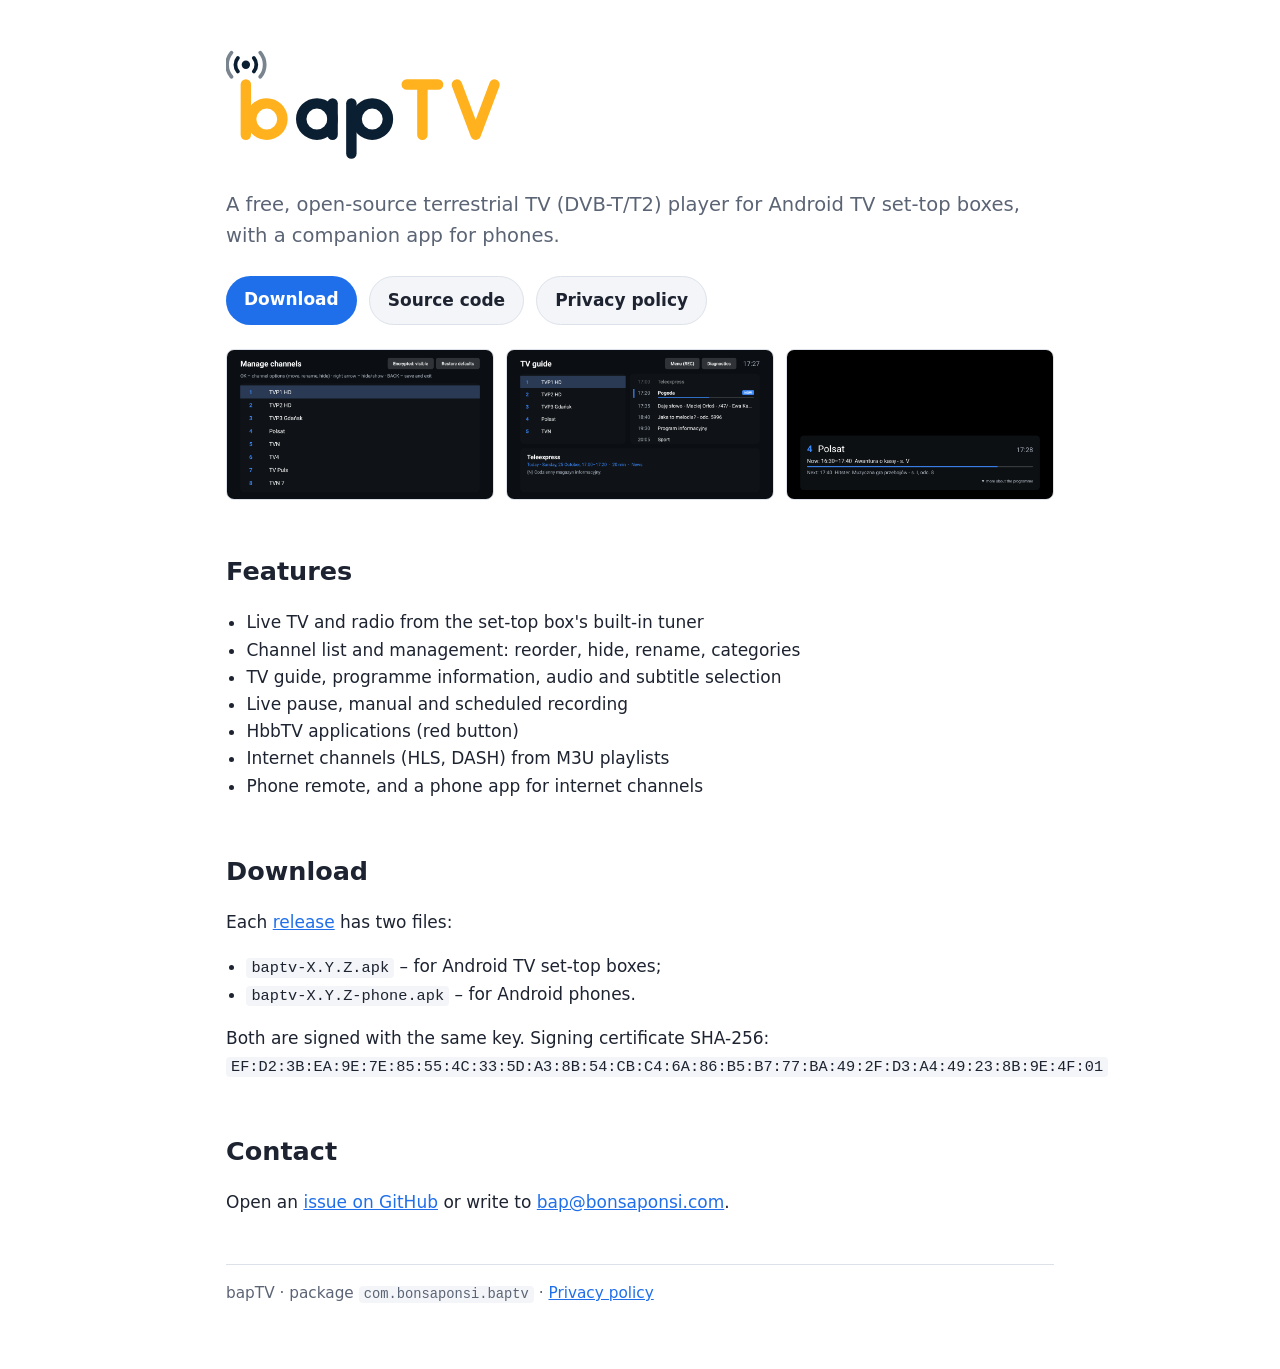
<file: index.html>
<!doctype html>
<html lang="en">
<head>
  <meta charset="utf-8">
  <meta name="viewport" content="width=device-width, initial-scale=1">
  <title>bapTV</title>
  <meta name="description" content="bapTV – a terrestrial TV (DVB-T/T2) player for Android TV set-top boxes, with a companion phone app.">
  <link rel="icon" href="assets/icon.png">
  <link rel="stylesheet" href="style.css">
</head>
<body>
<main>
  <picture>
    <source media="(prefers-color-scheme: dark)" srcset="assets/baptv-logo-on-dark.svg">
    <img class="logo" alt="bapTV" src="assets/baptv-logo-on-light.svg">
  </picture>
  <p class="lead">A free, open-source terrestrial TV (DVB-T/T2) player for Android TV set-top boxes,
    with a companion app for phones.</p>

  <div class="buttons">
    <a class="button" href="https://github.com/depablo/bapTV/releases/latest">Download</a>
    <a class="button secondary" href="https://github.com/depablo/bapTV">Source code</a>
    <a class="button secondary" href="privacy.html">Privacy policy</a>
  </div>

  <div class="shots">
    <img src="assets/1_channels.png" alt="Channel list">
    <img src="assets/2_guide.png" alt="TV guide">
    <img src="assets/3_info.png" alt="Programme information">
  </div>

  <h2>Features</h2>
  <ul>
    <li>Live TV and radio from the set-top box's built-in tuner</li>
    <li>Channel list and management: reorder, hide, rename, categories</li>
    <li>TV guide, programme information, audio and subtitle selection</li>
    <li>Live pause, manual and scheduled recording</li>
    <li>HbbTV applications (red button)</li>
    <li>Internet channels (HLS, DASH) from M3U playlists</li>
    <li>Phone remote, and a phone app for internet channels</li>
  </ul>

  <h2>Download</h2>
  <p>Each <a href="https://github.com/depablo/bapTV/releases">release</a> has two files:</p>
  <ul>
    <li><code>baptv-X.Y.Z.apk</code> – for Android TV set-top boxes;</li>
    <li><code>baptv-X.Y.Z-phone.apk</code> – for Android phones.</li>
  </ul>
  <p>Both are signed with the same key. Signing certificate SHA-256:<br>
    <code>EF:D2:3B:EA:9E:7E:85:55:4C:33:5D:A3:8B:54:CB:C4:6A:86:B5:B7:77:BA:49:2F:D3:A4:49:23:8B:9E:4F:01</code></p>

  <h2>Contact</h2>
  <p>Open an <a href="https://github.com/depablo/bapTV/issues">issue on GitHub</a> or write to
    <a href="mailto:bap@bonsaponsi.com">bap@bonsaponsi.com</a>.</p>

  <footer>bapTV · package <code>com.bonsaponsi.baptv</code> · <a href="privacy.html">Privacy policy</a></footer>
</main>
</body>
</html>
</file>
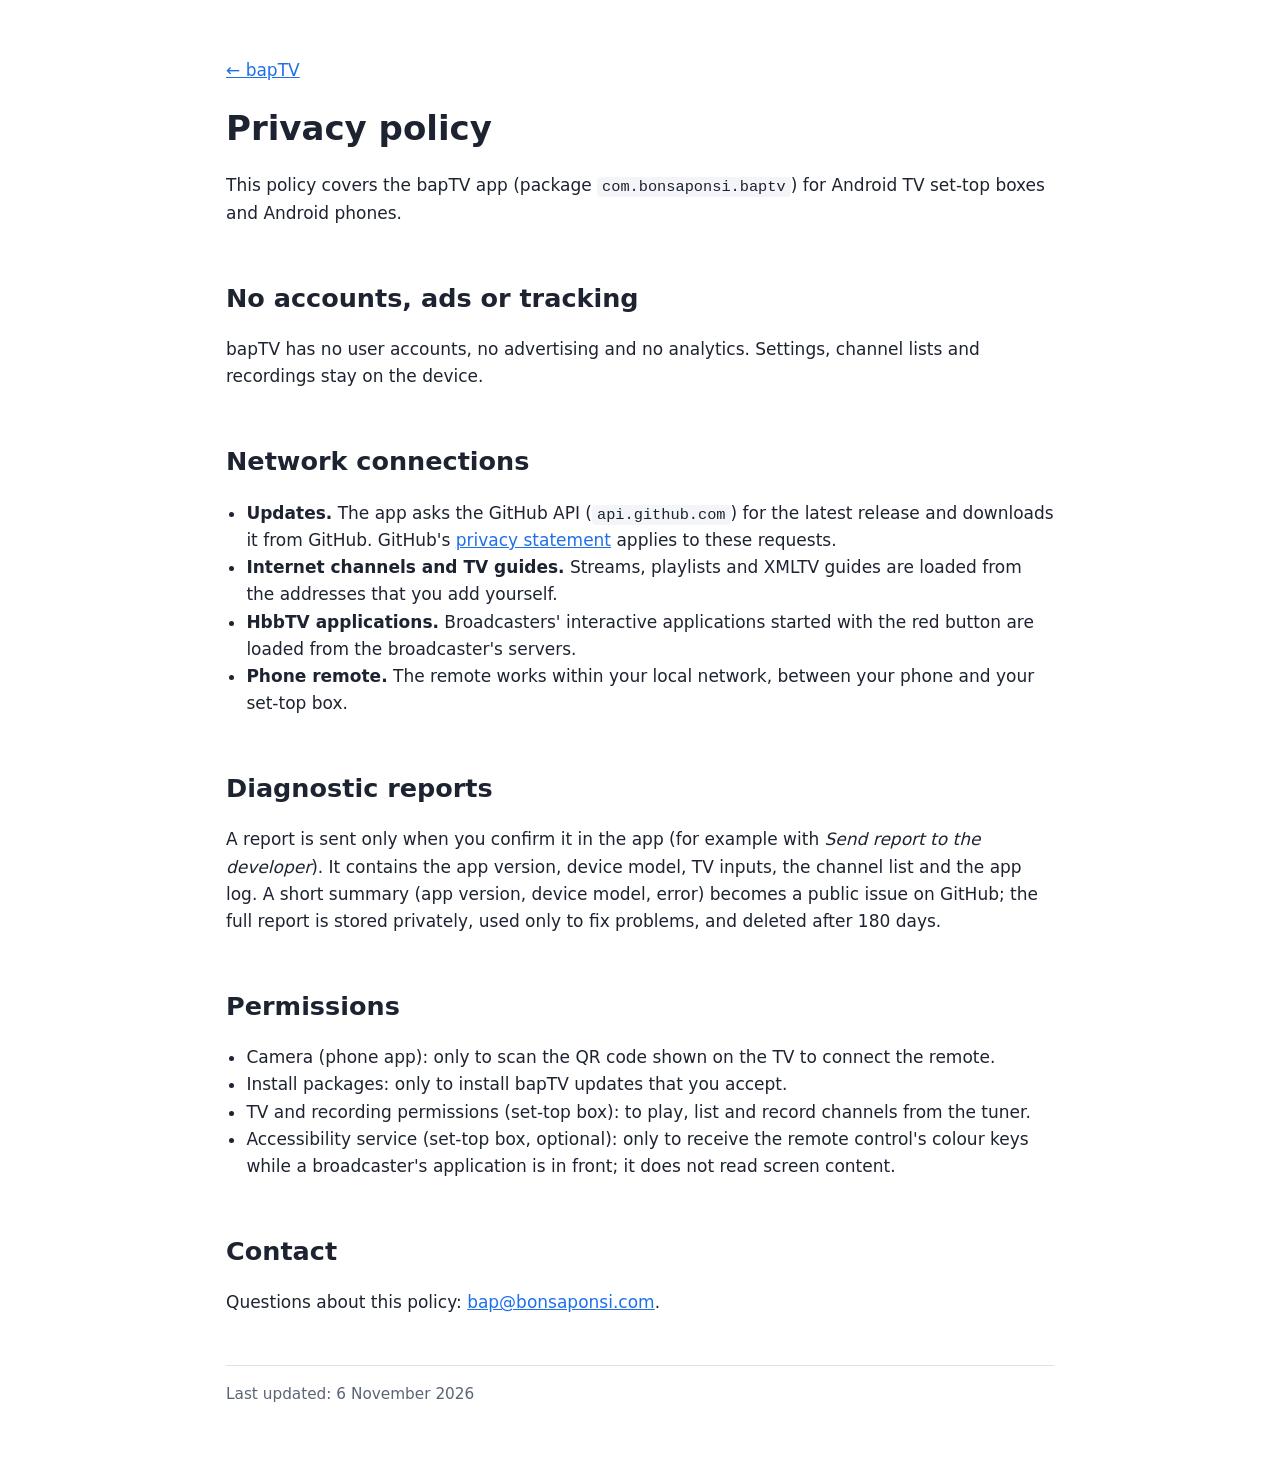
<file: privacy.html>
<!doctype html>
<html lang="en">
<head>
  <meta charset="utf-8">
  <meta name="viewport" content="width=device-width, initial-scale=1">
  <title>bapTV privacy policy</title>
  <link rel="icon" href="assets/icon.png">
  <link rel="stylesheet" href="style.css">
</head>
<body>
<main>
  <p><a href="./">← bapTV</a></p>
  <h1>Privacy policy</h1>
  <p>This policy covers the bapTV app (package <code>com.bonsaponsi.baptv</code>) for Android TV set-top boxes
    and Android phones.</p>

  <h2>No accounts, ads or tracking</h2>
  <p>bapTV has no user accounts, no advertising and no analytics. Settings, channel lists and recordings
    stay on the device.</p>

  <h2>Network connections</h2>
  <ul>
    <li><strong>Updates.</strong> The app asks the GitHub API (<code>api.github.com</code>) for the latest
      release and downloads it from GitHub. GitHub's
      <a href="https://docs.github.com/en/site-policy/privacy-policies/github-general-privacy-statement">privacy statement</a>
      applies to these requests.</li>
    <li><strong>Internet channels and TV guides.</strong> Streams, playlists and XMLTV guides are loaded from the
      addresses that you add yourself.</li>
    <li><strong>HbbTV applications.</strong> Broadcasters' interactive applications started with the red
      button are loaded from the broadcaster's servers.</li>
    <li><strong>Phone remote.</strong> The remote works within your local network, between your phone and your
      set-top box.</li>
  </ul>

  <h2>Diagnostic reports</h2>
  <p>A report is sent only when you confirm it in the app (for example with <em>Send report to the
    developer</em>). It contains the app version, device model, TV inputs, the channel list and the app log.
    A short summary (app version, device model, error) becomes a public issue on GitHub; the full report is
    stored privately, used only to fix problems, and deleted after 180 days.</p>

  <h2>Permissions</h2>
  <ul>
    <li>Camera (phone app): only to scan the QR code shown on the TV to connect the remote.</li>
    <li>Install packages: only to install bapTV updates that you accept.</li>
    <li>TV and recording permissions (set-top box): to play, list and record channels from the tuner.</li>
    <li>Accessibility service (set-top box, optional): only to receive the remote control's colour keys while
      a broadcaster's application is in front; it does not read screen content.</li>
  </ul>

  <h2>Contact</h2>
  <p>Questions about this policy: <a href="mailto:bap@bonsaponsi.com">bap@bonsaponsi.com</a>.</p>

  <footer>Last updated: 6 November 2026</footer>
</main>
</body>
</html>
</file>
<file: style.css>
:root {
  --bg: #ffffff;
  --fg: #1d2330;
  --muted: #5b6475;
  --card: #f3f5f8;
  --accent: #1f6feb;
  --line: #dde2ea;
}
@media (prefers-color-scheme: dark) {
  :root {
    --bg: #11151c;
    --fg: #e6e9ef;
    --muted: #9aa3b2;
    --card: #1a202a;
    --accent: #5b9dff;
    --line: #2a3240;
  }
}
* { box-sizing: border-box; }
body {
  margin: 0;
  background: var(--bg);
  color: var(--fg);
  font: 17px/1.6 system-ui, -apple-system, "Segoe UI", Roboto, sans-serif;
}
main { max-width: 860px; margin: 0 auto; padding: 40px 16px 64px; }
a { color: var(--accent); }
h1, h2 { line-height: 1.25; }
h2 { margin-top: 2.2em; }
.logo { display: block; width: 280px; max-width: 80%; margin: 8px 0 24px; }
.lead { font-size: 1.15em; color: var(--muted); }
.buttons { display: flex; flex-wrap: wrap; gap: 12px; margin: 24px 0; }
.button {
  display: inline-block; padding: 10px 18px; border-radius: 999px;
  background: var(--accent); color: #fff; text-decoration: none; font-weight: 600;
}
.button.secondary { background: var(--card); color: var(--fg); border: 1px solid var(--line); }
.shots { display: grid; grid-template-columns: repeat(auto-fit, minmax(240px, 1fr)); gap: 12px; }
.shots img { width: 100%; border-radius: 8px; border: 1px solid var(--line); }
ul { padding-left: 1.2em; }
code { background: var(--card); padding: 1px 5px; border-radius: 4px; font-size: .9em; }
footer { margin-top: 48px; padding-top: 16px; border-top: 1px solid var(--line); color: var(--muted); font-size: .9em; }
</file>
